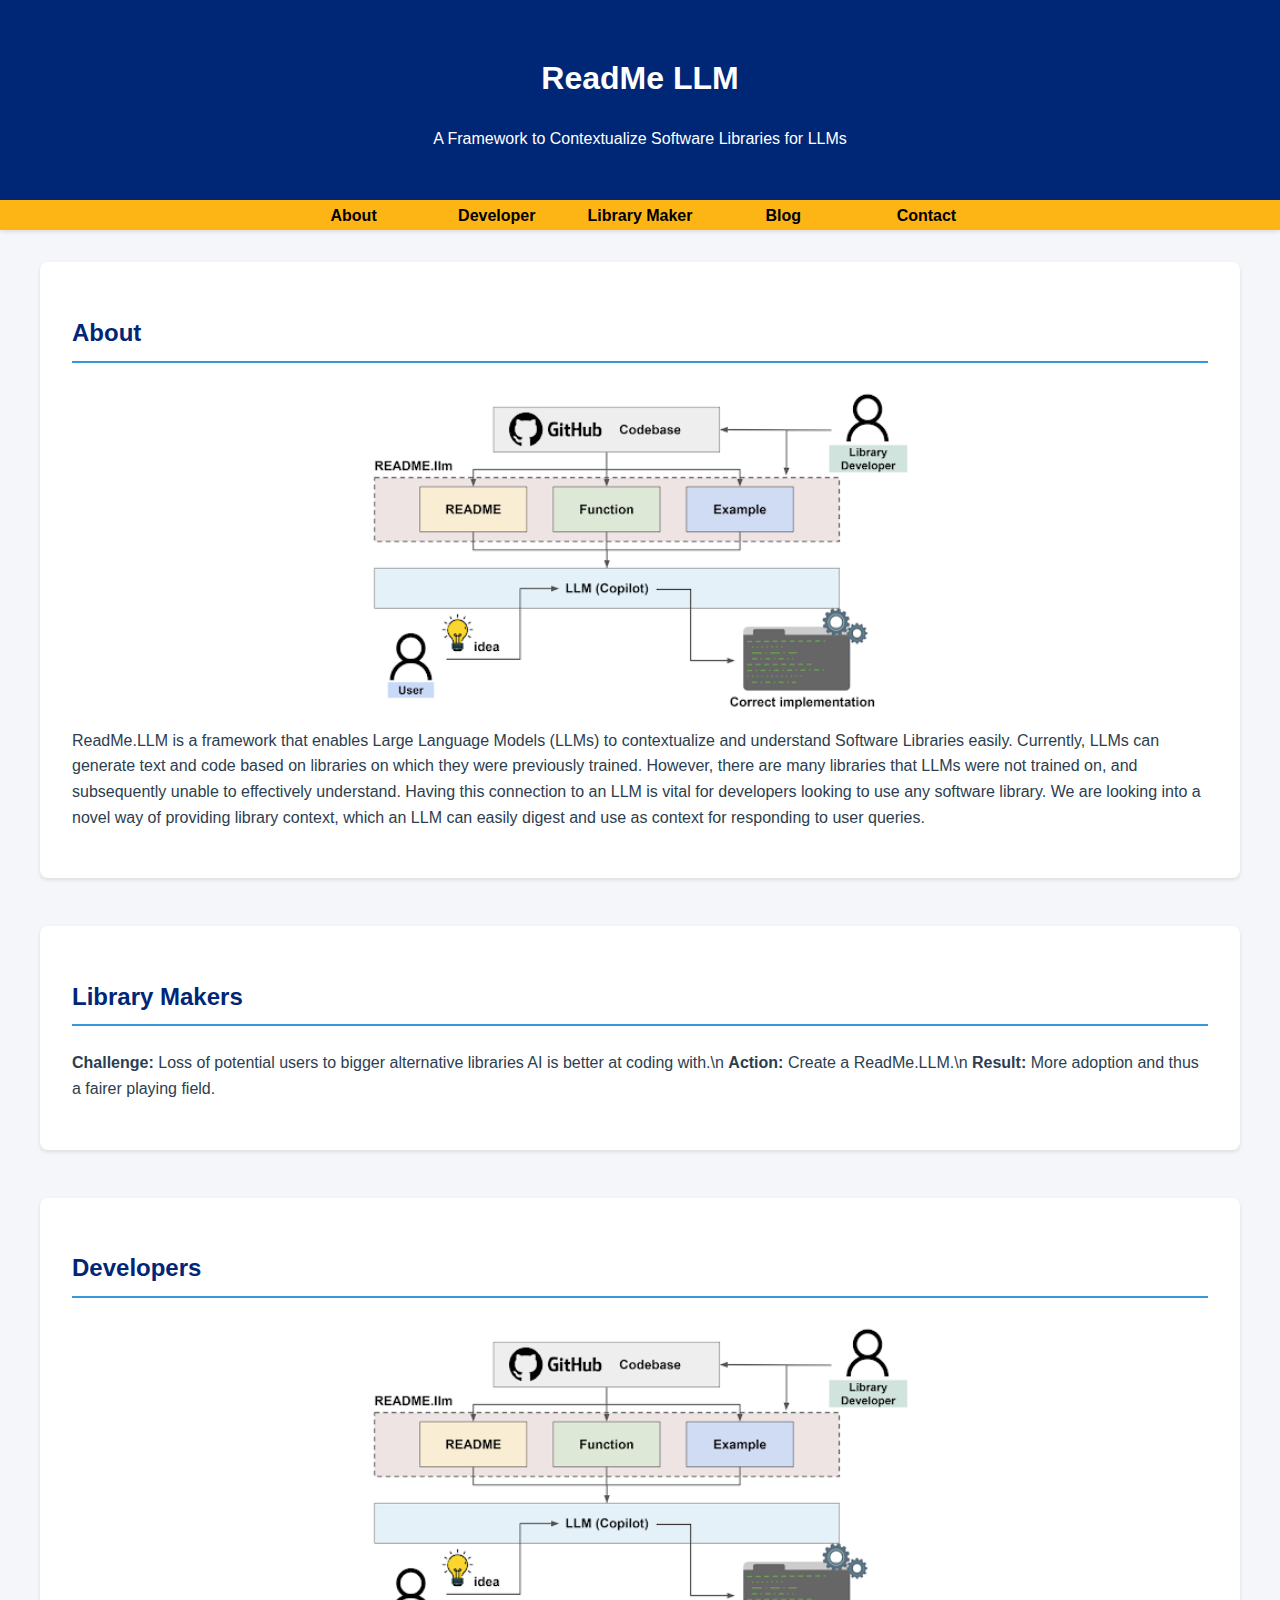
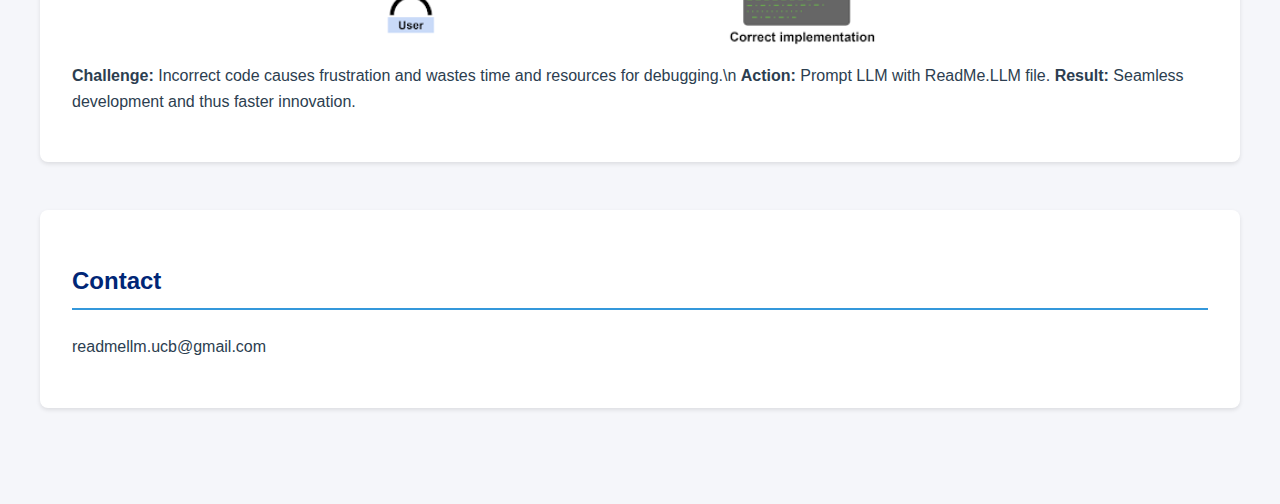
<file: index.html>
<!DOCTYPE html>
<html lang="en">
<head>
    <meta charset="UTF-8">
    <meta name="viewport" content="width=device-width, initial-scale=1.0">
    <title>ReadMe LLM</title>
    <link rel="stylesheet" href="assets/css/normalize.css">
    <link rel="stylesheet" href="assets/css/style.css">
    <link rel="icon" type="image/x-icon" href="assets/images/favicon.ico">
</head>
<body>
    <header class="hero">
        <h1>ReadMe LLM</h1>
        <p>A Framework to Contextualize Software Libraries for LLMs</p>
    </header>

    <nav class="navbar">
        <div class="nav-container">
            <!-- <a href="index.html" class="nav-logo">ReadMe LLM</a> -->
            <ul class="nav-menu">
                <li><a href="#about">About</a></li>
                <li><a href="#about">Developer</a></li>
                <li><a href="#about">Library Maker</a></li>
                <li><a href="https://docs.google.com/document/d/14gC1LOyP63WjCu_2aQLGns0_pIveCl24LfAfc8tymPA/edit?tab=t.0#heading=h.81n4a8x05dl1">Blog</a></li>
                <li><a href="#contact">Contact</a></li>
                <!-- <li><a href="">Discussion</a></li> -->
            </ul>
        </div>
    </nav>

    <main>
        <section id="about">
            <h2>About</h2>
            <img src="assets/images/flowchart.png" alt="ReadMe LLM framework" class="center">
            <p>ReadMe.LLM is a framework that enables Large Language Models (LLMs) to contextualize and 
                understand Software Libraries easily. Currently, LLMs can generate text and code based on 
                libraries on which they were previously trained. However, there are many libraries that 
                LLMs were not trained on, and subsequently unable to effectively understand. Having this 
                connection to an LLM is vital for developers looking to use any software library. 
                We are looking into a novel way of providing library context, which an LLM can easily digest 
                and use as context for responding to user queries.</p>
        </section>

        <section id="library">
            <h2>Library Makers</h2>
            <p><b>Challenge:</b> Loss of potential users to
bigger alternative libraries AI is better at
coding with.\n
            <b>Action:</b> Create a ReadMe.LLM.\n
            <b>Result:</b> More adoption and thus a fairer
playing field.</p>
        </section>

        <section id="developer">
            <h2>Developers</h2>
            <img src="assets/images/flowchart.png" alt="ReadMe LLM framework" class="center">
            <p><b>Challenge:</b> Incorrect code causes frustration and wastes time and resources for debugging.\n
               <b>Action:</b> Prompt LLM with ReadMe.LLM file.
               <b>Result:</b> Seamless development and thus faster innovation.</p>
        </section>

        <section id="contact">
            <h2>Contact</h2>
            <p>readmellm.ucb@gmail.com</p>
        </section>
    </main>

    <footer>
        <p></p>
    </footer>

    <script src="assets/js/main.js"></script>
</body>
</html>
</file>
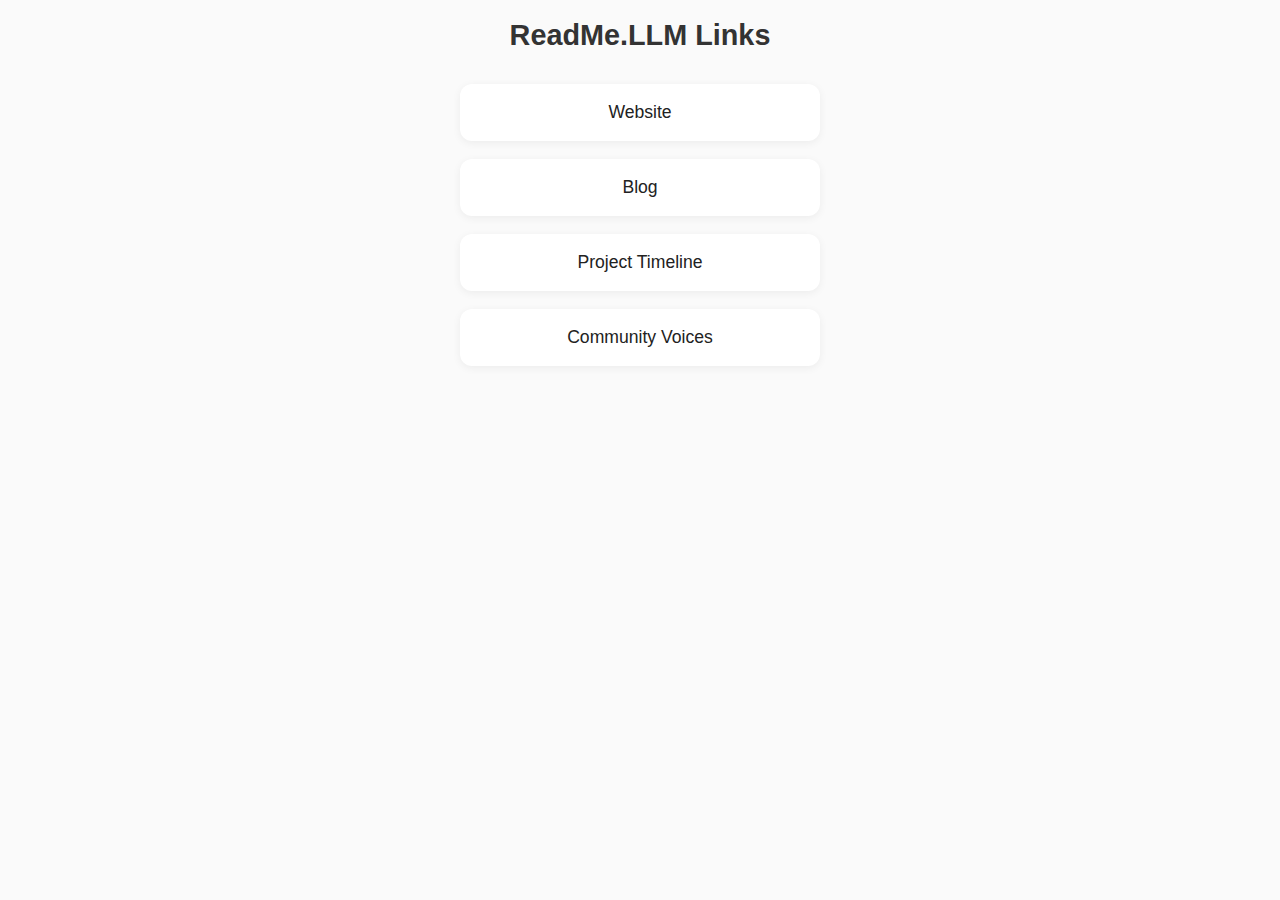
<file: mobile.html>
<!DOCTYPE html>
<html lang="en">
<head>
  <meta charset="UTF-8">
  <title>My Linktree</title>
  <meta name="viewport" content="width=device-width, initial-scale=1.0">
  <style>
    body {
      background: #fafafa;
      font-family: 'Segoe UI', Arial, sans-serif;
      display: flex;
      flex-direction: column;
      align-items: center;
      min-height: 100vh;
      margin: 0;
    }
    .profile-pic {
      width: 100px;
      height: 100px;
      border-radius: 50%;
      object-fit: cover;
      margin-top: 40px;
      margin-bottom: 16px;
      border: 3px solid #eee;
    }
    h1 {
      margin-bottom: 32px;
      font-size: 1.8em;
      color: #333;
    }
    .links {
      width: 100%;
      max-width: 360px;
      display: flex;
      flex-direction: column;
      gap: 18px;
    }
    .links a {
      display: block;
      padding: 18px;
      background: #fff;
      color: #222;
      text-decoration: none;
      border-radius: 12px;
      font-size: 1.1em;
      font-weight: 500;
      box-shadow: 0 2px 8px rgba(0,0,0,0.06);
      text-align: center;
      transition: background 0.2s, color 0.2s, transform 0.15s;
    }
    .links a:hover {
      background: #f0f0f0;
      color: #1976d2;
      transform: translateY(-2px) scale(1.03);
    }
    @media (max-width: 500px) {
      .links {
        max-width: 95vw;
      }
    }
  </style>
</head>
<body>
  <!-- <img src="https://placekitten.com/200/200" alt="Profile" class="profile-pic"> -->
  <h1>ReadMe.LLM Links</h1>
  <div class="links">
    <a href="https://readmellm.github.io" target="_blank">Website</a>
    <a href="https://arxiv.org/pdf/2504.09798" target="_blank">Blog</a>
    <a href="https://drive.google.com/file/d/1nwrRqD_S3xSJnxMSONd2HpSde60YS0KY/view?usp=sharing" target="_blank">Project Timeline</a>
    <a href="https://drive.google.com/file/d/1ujRnCTCH7se3u-I5txqGqiuK8eanAqFZ/view?usp=sharing" target="_blank">Community Voices</a>
  </div>
</body>
</html>
</file>
<file: assets/css/style.css>
:root {
    --primary-color: #002676;
    --secondary-color: #3498db;
    --nav-color: #FDB515;
    --background-color: #f5f6fa;
    --text-color: #2c3e50;
}

body {
    font-family: 'Arial', sans-serif;
    line-height: 1.6;
    margin: 0;
    padding: 0;
    background-color: var(--background-color);
    color: var(--text-color);
}

header {
    background-color: var(--primary-color);
    color: white;
    text-align: center;
    padding: 2rem;
}

main {
    max-width: 1200px;
    margin: 0 auto;
    padding: 2rem;
}

section {
    margin-bottom: 3rem;
    background: white;
    padding: 2rem;
    border-radius: 8px;
    box-shadow: 0 2px 4px rgba(0,0,0,0.1);
}

table {
    width: 100%;
    border-collapse: collapse;
    margin: 1rem 0;
}

th, td {
    padding: 1rem;
    text-align: left;
    border-bottom: 1px solid #ddd;
}

.category-grid {
    display: grid;
    grid-template-columns: repeat(auto-fit, minmax(250px, 1fr));
    gap: 2rem;
}

.category {
    padding: 1.5rem;
    background: #f8f9fa;
    border-radius: 6px;
    border: 1px solid #dee2e6;
}

h2 {
    color: var(--primary-color);
    border-bottom: 2px solid var(--secondary-color);
    padding-bottom: 0.5rem;
    margin-bottom: 1.5rem;
}

h3 {
    color: var(--secondary-color);
    margin-top: 0;
}

/* Navigation */
.navbar {
    background-color: var(--nav-color);
    height: var(--nav-height);
    position: relative;
    width: 100%;
    top: 0;
    left: 0;
    box-shadow: 0 2px 4px rgba(0,0,0,0.1);
    font-weight: bold;
    font-size: 1.2rem;
    text-align: center;
}

.nav-container {
    max-width: 700px;
    margin: 0 auto;
    height: 100%;
    display: flex;
    justify-content: center; /* Add this */
    align-items: center;
    padding: 0 2rem;
}

.nav-menu {
    display: flex;
    gap: 1rem;
    justify-content: center;
    align-items: center;
    list-style: none;
    margin: 0; /* Add this */
    padding: 0; /* Add this */
    width: 100%; /* Add this */
}

.nav-menu li {
    flex: 1; /* Add this */
    text-align: center; /* Add this */
}

.nav-menu a:hover{
    color: var(--primary-color);
    font-size: 1.1rem;
}

.nav-menu li a {
    color: black;
    text-decoration: none;
    font-size: 1rem;
    transition: color 0.3s ease;
}



.center {
    display: block;
    margin-left: auto;
    margin-right: auto;
    width: 50%;
  }

/* Team Section Styles */
.team-container {
    display: grid;
    grid-template-columns: repeat(5, 1fr);
    grid-template-rows: auto auto;
    gap: 30px;
    margin-top: 30px;
}

.team-member {
    width: 100%;
    box-shadow: 0 4px 8px rgba(0, 0, 0, 0.1);
    border-radius: 8px;
    overflow: hidden;
    transition: transform 0.3s ease;
}

.team-member:hover {
    transform: translateY(-10px);
}

/* Target the 6th team member specifically */
.team-member:nth-child(6) {
    grid-column: 3; /* Center in the grid (column 3 of 5) */
    grid-row: 2; /* Place in the second row */
}

.team-member img {
    width: 100%;
    height: 280px;
    object-fit: cover;
}

.member-info {
    padding: 20px;
    text-align: center;
}

.member-info h3 {
    margin-top: 0;
    margin-bottom: 5px;
}

.member-title {
    color: #666;
    font-style: italic;
    margin-bottom: 15px;
}

.member-bio {
    font-size: 0.9rem;
    line-height: 1.5;
}

.social-links {
    margin-top: 15px;
}

.social-links a {
    display: inline-block;
    margin: 0 8px;
    color: #333;
    text-decoration: none;
}

@media screen and (max-width: 768px) {
    .team-container {
        gap: 20px;
    }
    
    .team-member {
        width: 100%;
        max-width: 320px;
    }
}

.tldr {
    display: flex;
    align-items: flex-start;
    gap: 20px; /* spacing between text and image */
}

.problem-statement {
    flex: 1;
}


.problem-statement p {
    margin-top: 10px;
    margin-bottom: 10px;
}
  
.compare-graph {
    flex: 1;
    display: flex;
    justify-content: center;
    align-items: center;
}

.compare-graph img {
    max-width: 100%;
    height: auto;
    margin-top: 0px;
  }

.video-container {
    position: relative;
    width: 100%;
    max-width: 800px;
    margin: 0 auto;
    overflow: hidden;
}

.video-container video {
    width: 100%;
    height: auto;
    display: block;
}
</file>
